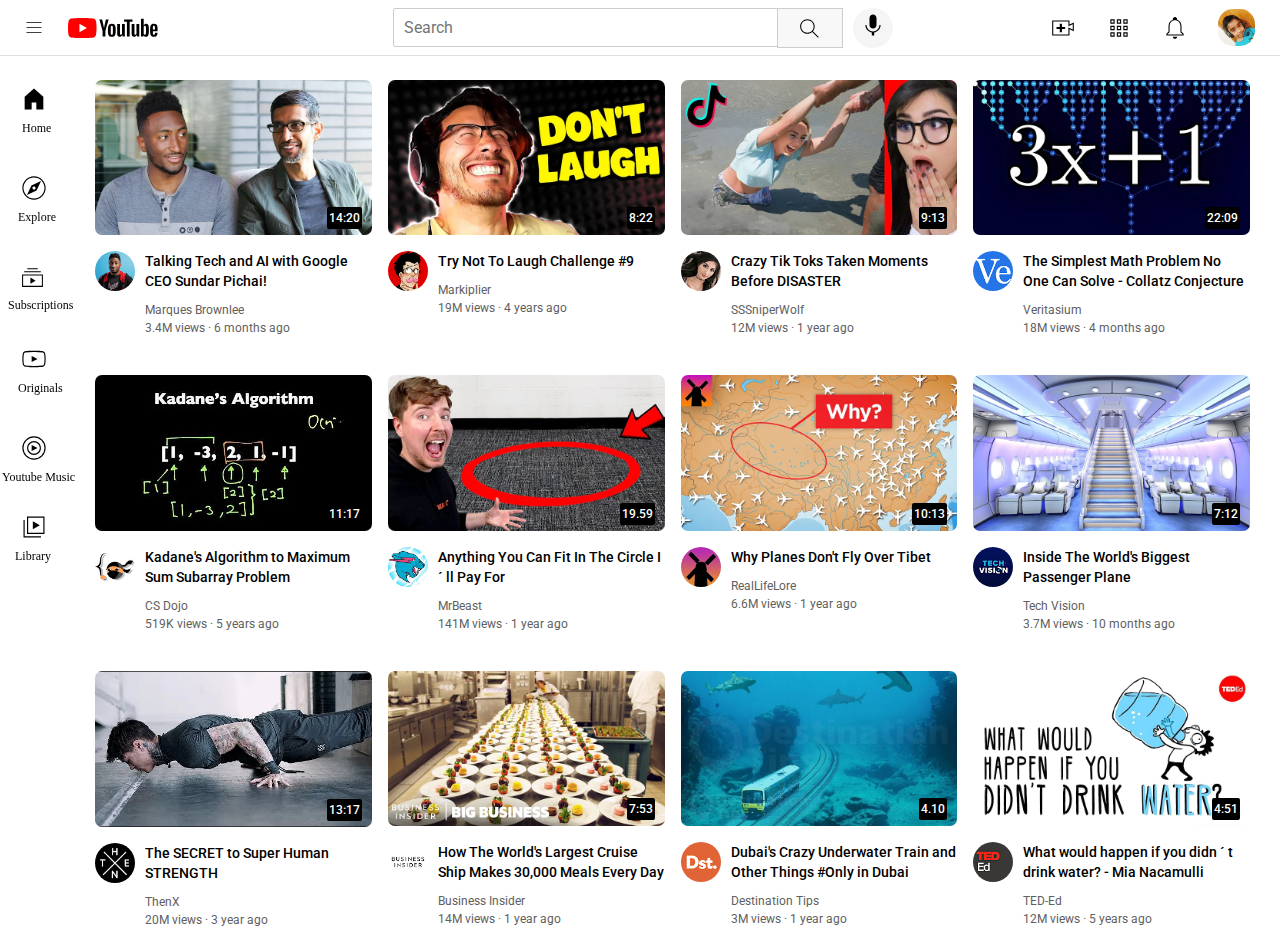
<file: index.html>
<!DOCTYPE html>
<html lang="en">
<head>
  <meta charset="UTF-8">
  <meta name="viewport" content="width=device-width, initial-scale=1.0">
  <title>YouTube Clone</title>
  <link rel="stylesheet" href="style.css">
  <link rel="preconnect" href="https://fonts.googleapis.com">
<link rel="preconnect" href="https://fonts.gstatic.com" crossorigin>
<link href="https://fonts.googleapis.com/css2?family=Roboto:wght@400;500;700&display=swap" rel="stylesheet">
</head>
<body>
  <!--HEADER SECTION START-->
  <div class="header">
    <div class="left-section">
      <img class="hamburger-menu" src="icon/hamburger-menu.svg" alt="">
      <img class="youtube-logo" src="icon/youtube-logo.svg" alt="">
    </div>
    <div class="middle-section">
      <input class="search-bar" type="text" placeholder="Search">
      <button class="search-button"><img class="search-icon" src="icon/search.svg" alt=""></button>
      <button class="voice-search-button"><img src="icon/voice-search-icon.svg"alt=""></button>      
    </div>
    <div class="right-section">
      <img class="youtube-upload" src="icon/upload.svg" alt="">
      <img class="youtube-app" src="icon/youtube-apps.svg" alt="">
      <img class="youtube-notification" src="icon/notifications.svg" alt="">
      <img class="current-user" src="profile-picture/unnamed (1).jpg" alt="">
    </div>
  </div>

  <!--HEADER SECTION END-->

  <!--SIDEBAR SECTION START-->
  <div class="sidebar">
    <div class="home-txt">
      <img class="home" src="sidebar-icon/home.svg" alt="">
      <div class="text-home">Home</div>
    </div>
    <div class="explore-txt">
      <img class="explore" src="sidebar-icon/explore.svg" alt="">
      <div class="text-explore">Explore</div>
    </div>
    <div class="subscriptions-txt">
      <img class="subscriptions" src="sidebar-icon/subscriptions.svg" alt="">
      <div class="text-subscription">Subscriptions</div>
    </div>
    <div class="originals-txt">
      <img class="originals" src="sidebar-icon/originals.svg" alt="">
      <div class="text-originals">Originals</div>
    </div>
    <div class="youtube-music-txt">
      <img class="youtube-music" src="sidebar-icon/youtube-music.svg" alt="">
      <div class="text-youtube-music">Youtube Music</div>
    </div>
    <div class="library-txt">
      <img class="library" src="sidebar-icon/library.svg" alt="">
      <div class="text-library">Library</div>
    </div>
  </div>


  <!--SIDEBAR SECTION END-->

  <!--BODY SECTION START-->
  <div class="video-grid">
    <div class="video-privew">
      <div class="thumbnail-row">
        <img class="thumbnail" src="thumbnail-pic/thumbnail-1.webp" alt="">
        <div class="video-time">14:20 </div>
      </div>
      <div class="video-info-grid">
        <div class="channel-picture">
          <img class="profile-picture" src="profile-picture/channel-1.jpeg" alt="">
        </div>
        <div class="video-info">
          <p class="video-title">
            Talking Tech and AI with Google CEO Sundar Pichai!
          </p>
          <p class="video-author">
            Marques Brownlee
          </p>
          <p class="video-stats">
            3.4M views &#183 6 months ago
          </p>
        </div>
      </div>
    </div>
    <div class="video-privew">
      <div class="thumbnail-row">
        <img class="thumbnail" src="thumbnail-pic/thumbnail-2.webp" alt="">
        <div class="video-time">8:22</div>
      </div>
      <div class="video-info-grid">
        <div class="channel-picture">
          <img class="profile-picture" src="profile-picture/channel-2.jpeg" alt="">
        </div>
        <div class="video-info">
          <p class="video-title">
            Try Not To Laugh Challenge #9
          </p>
          <p class="video-author">
            Markiplier
          </p>
          <p class="video-stats">
            19M views &#183 4 years ago
          </p>
        </div>
      </div>
    </div>
    <div class="video-privew">
      <div class="thumbnail-row">
        <img class="thumbnail" src="thumbnail-pic/thumbnail-3.webp" alt="">
        <div class="video-time">9:13</div>        
      </div>
      <div class="video-info-grid">
        <div class="channel-picture">
          <img class="profile-picture" src="profile-picture/channel-3.jpeg" alt="">
        </div>
        <div class="video-info">
          <p class="video-title">
            Crazy Tik Toks Taken Moments Before DISASTER
          </p>
          <p class="video-author">
            SSSniperWolf
          </p>
          <p class="video-stats">
            12M views &#183 1 year ago
          </p>
        </div>
      </div>
    </div>
    <div class="video-privew">
      <div class="thumbnail-row">
        <img class="thumbnail" src="thumbnail-pic/thumbnail-4.webp" alt="">
        <div class="video-time">22:09</div>        
      </div>
      <div class="video-info-grid">
        <div class="channel-picture">
          <img class="profile-picture" src="profile-picture/channel-4.jpeg" alt="">
        </div>
        <div class="video-info">
          <p class="video-title">
            The Simplest Math Problem No One Can Solve - Collatz Conjecture
          </p>
          <p class="video-author">
            Veritasium
          </p>
          <p class="video-stats">
            18M views &#183 4 months ago
          </p>
        </div>
      </div>
    </div>
    <div class="video-privew">
      <div class="thumbnail-row">
        <img class="thumbnail" src="thumbnail-pic/thumbnail-5.webp" alt="">
        <div class="video-time">11:17</div>        
      </div>
      <div class="video-info-grid">
        <div class="channel-picture">
          <img class="profile-picture" src="profile-picture/channel-5.jpeg" alt="">
        </div>
        <div class="video-info">
          <p class="video-title">
            Kadane's Algorithm to Maximum Sum Subarray Problem
          </p>
          <p class="video-author">
            CS Dojo
          </p>
          <p class="video-stats">
            519K views &#183 5 years ago
          </p>
        </div>
      </div>
    </div>
    <div class="video-privew">
      <div class="thumbnail-row">
        <img class="thumbnail" src="thumbnail-pic/thumbnail-6.webp" alt="">
        <div class="video-time">19.59</div>        
      </div>
      <div class="video-info-grid">
        <div class="channel-picture">
          <img class="profile-picture" src="profile-picture/channel-6.jpeg" alt="">
        </div>
        <div class="video-info">
          <p class="video-title">
            Anything You Can Fit In The Circle I &#180 ll Pay For
          </p>
          <p class="video-author">
            MrBeast
          </p>
          <p class="video-stats">
            141M views &#183 1 year ago
          </p>
        </div>
      </div>
    </div>
    <div class="video-privew">
      <div class="thumbnail-row">
        <img class="thumbnail" src="thumbnail-pic/thumbnail-7.webp" alt="">
        <div class="video-time">10:13</div>        
      </div>
      <div class="video-info-grid">
        <div class="channel-picture">
          <img class="profile-picture" src="profile-picture/channel-7.jpeg" alt="">
        </div>
        <div class="video-info">
          <p class="video-title">
            Why Planes Don't Fly Over Tibet
          </p>
          <p class="video-author">
            RealLifeLore
          </p>
          <p class="video-stats">
            6.6M views &#183 1 year ago
          </p>
        </div>
      </div>
    </div>
    <div class="video-privew">
      <div class="thumbnail-row">
        <img class="thumbnail" src="thumbnail-pic/thumbnail-8.webp" alt="">
        <div class="video-time">7:12</div>        
      </div>
      <div class="video-info-grid">
        <div class="channel-picture">
          <img class="profile-picture" src="profile-picture/channel-8.jpeg" alt="">
        </div>
        <div class="video-info">
          <p class="video-title">
            Inside The World's Biggest Passenger Plane
          </p>
          <p class="video-author">
            Tech Vision
          </p>
          <p class="video-stats">
            3.7M views &#183 10 months ago
          </p>
        </div>
      </div>
    </div>
    <div class="video-privew">
      <div class="thumbnail-row">
        <img class="thumbnail" src="thumbnail-pic/thumbnail-9.webp" alt="">
        <div class="video-time">13:17</div>        
      </div>
      <div class="video-info-grid">
        <div class="channel-picture">
          <img class="profile-picture" src="profile-picture/channel-9.jpeg" alt="">
        </div>
        <div class="video-info">
          <p class="video-title">
            The SECRET to Super Human STRENGTH
          </p>
          <p class="video-author">
            ThenX
          </p>
          <p class="video-stats">
            20M views &#183 3 year ago
          </p>
        </div>
      </div>
    </div>
    <div class="video-privew">
      <div class="thumbnail-row">
        <img class="thumbnail" src="thumbnail-pic/thumbnail-10.webp" alt="">
        <div class="video-time">7:53</div>        
      </div>
      <div class="video-info-grid">
        <div class="channel-picture">
          <img class="profile-picture" src="profile-picture/channel-10.jpeg" alt="">
        </div>
        <div class="video-info">
          <p class="video-title">
            How The World's Largest Cruise Ship Makes 30,000 Meals Every Day
          </p>
          <p class="video-author">
            Business Insider
          </p>
          <p class="video-stats">
            14M views &#183 1 year ago
          </p>
        </div>
      </div>
    </div>
    <div class="video-privew">
      <div class="thumbnail-row">
        <img class="thumbnail" src="thumbnail-pic/thumbnail-11.webp" alt="">
        <div class="video-time">4.10</div>        
      </div>
      <div class="video-info-grid">
        <div class="channel-picture">
          <img class="profile-picture" src="profile-picture/channel-11.jpeg" alt="">
        </div>
        <div class="video-info">
          <p class="video-title">
            Dubai's Crazy Underwater Train and Other Things #Only in Dubai
          </p>
          <p class="video-author">
            Destination Tips
          </p>
          <p class="video-stats">
            3M views &#183 1 year ago
          </p>
        </div>
      </div>
    </div>
    <div class="video-privew">
      <div class="thumbnail-row">
        <img class="thumbnail" src="thumbnail-pic/thumbnail-12.webp" alt="">
        <div class="video-time">4:51</div>        
      </div>
      <div class="video-info-grid">
        <div class="channel-picture">
          <img class="profile-picture" src="profile-picture/channel-12.jpeg" alt="">
        </div>
        <div class="video-info">
          <p class="video-title">
            What would happen if you didn &#180 t drink water? - Mia Nacamulli
          </p>
          <p class="video-author">
            TED-Ed
          </p>
          <p class="video-stats">
            12M views &#183 5 years ago
          </p>
        </div>
      </div>
    </div>
  </div>
  <!--BODY SECTION END-->
</body>
</html>
</file>
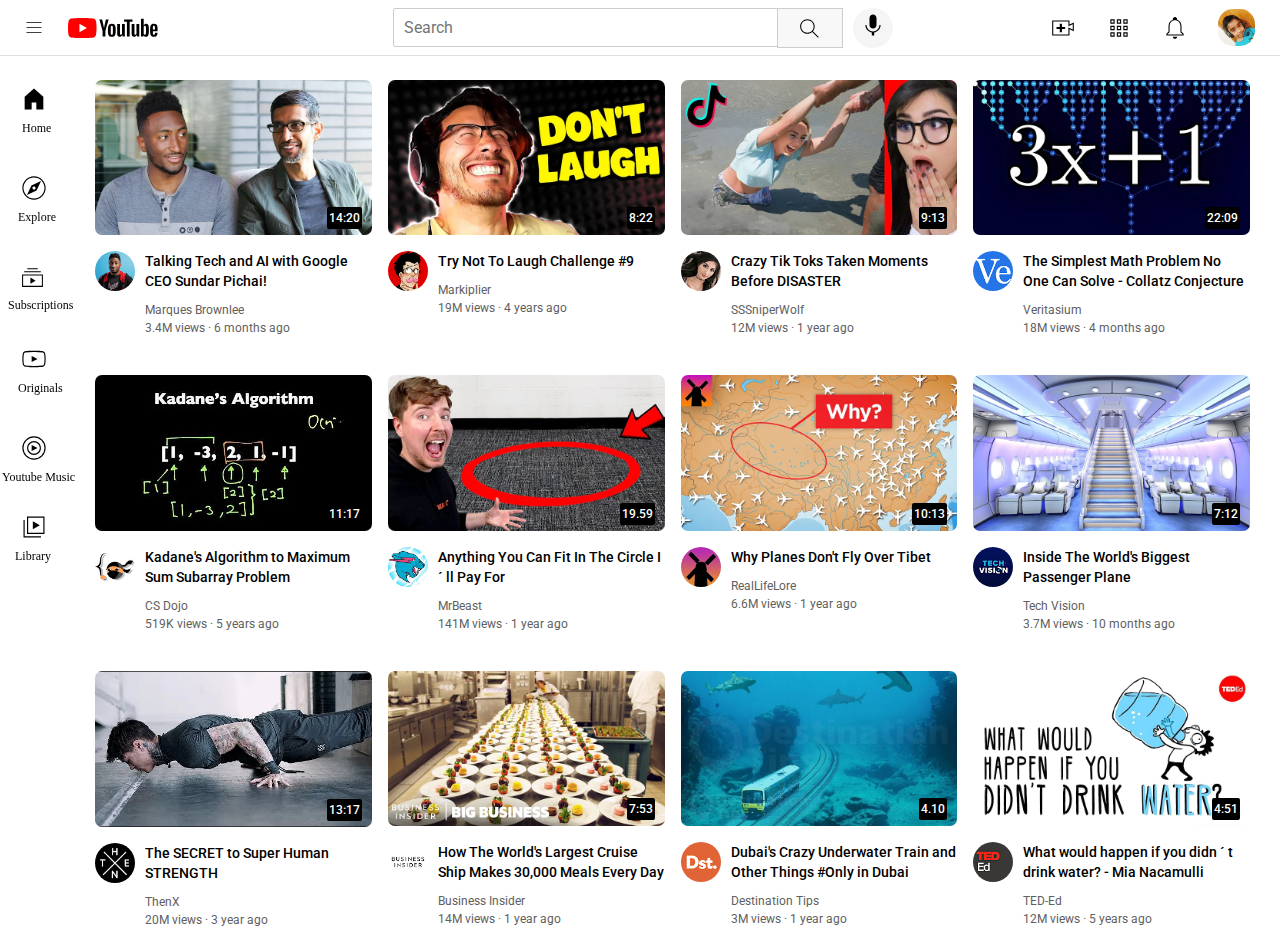
<file: main.html>
<!DOCTYPE html>
<html lang="en">
<head>
  <meta charset="UTF-8">
  <meta name="viewport" content="width=device-width, initial-scale=1.0">
  <title>YouTube Clone</title>
  <link rel="stylesheet" href="style.css">
  <link rel="preconnect" href="https://fonts.googleapis.com">
<link rel="preconnect" href="https://fonts.gstatic.com" crossorigin>
<link href="https://fonts.googleapis.com/css2?family=Roboto:wght@400;500;700&display=swap" rel="stylesheet">
</head>
<body>
  <!--HEADER SECTION START-->
  <div class="header">
    <div class="left-section">
      <img class="hamburger-menu" src="icon/hamburger-menu.svg" alt="">
      <img class="youtube-logo" src="icon/youtube-logo.svg" alt="">
    </div>
    <div class="middle-section">
      <input class="search-bar" type="text" placeholder="Search">
      <button class="search-button"><img class="search-icon" src="icon/search.svg" alt=""></button>
      <button class="voice-search-button"><img src="icon/voice-search-icon.svg"alt=""></button>      
    </div>
    <div class="right-section">
      <img class="youtube-upload" src="icon/upload.svg" alt="">
      <img class="youtube-app" src="icon/youtube-apps.svg" alt="">
      <img class="youtube-notification" src="icon/notifications.svg" alt="">
      <img class="current-user" src="profile-picture/unnamed (1).jpg" alt="">
    </div>
  </div>

  <!--HEADER SECTION END-->

  <!--SIDEBAR SECTION START-->
  <div class="sidebar">
    <div class="home-txt">
      <img class="home" src="sidebar-icon/home.svg" alt="">
      <div class="text-home">Home</div>
    </div>
    <div class="explore-txt">
      <img class="explore" src="sidebar-icon/explore.svg" alt="">
      <div class="text-explore">Explore</div>
    </div>
    <div class="subscriptions-txt">
      <img class="subscriptions" src="sidebar-icon/subscriptions.svg" alt="">
      <div class="text-subscription">Subscriptions</div>
    </div>
    <div class="originals-txt">
      <img class="originals" src="sidebar-icon/originals.svg" alt="">
      <div class="text-originals">Originals</div>
    </div>
    <div class="youtube-music-txt">
      <img class="youtube-music" src="sidebar-icon/youtube-music.svg" alt="">
      <div class="text-youtube-music">Youtube Music</div>
    </div>
    <div class="library-txt">
      <img class="library" src="sidebar-icon/library.svg" alt="">
      <div class="text-library">Library</div>
    </div>
  </div>


  <!--SIDEBAR SECTION END-->

  <!--BODY SECTION START-->
  <div class="video-grid">
    <div class="video-privew">
      <div class="thumbnail-row">
        <img class="thumbnail" src="thumbnail-pic/thumbnail-1.webp" alt="">
        <div class="video-time">14:20 </div>
      </div>
      <div class="video-info-grid">
        <div class="channel-picture">
          <img class="profile-picture" src="profile-picture/channel-1.jpeg" alt="">
        </div>
        <div class="video-info">
          <p class="video-title">
            Talking Tech and AI with Google CEO Sundar Pichai!
          </p>
          <p class="video-author">
            Marques Brownlee
          </p>
          <p class="video-stats">
            3.4M views &#183 6 months ago
          </p>
        </div>
      </div>
    </div>
    <div class="video-privew">
      <div class="thumbnail-row">
        <img class="thumbnail" src="thumbnail-pic/thumbnail-2.webp" alt="">
        <div class="video-time">8:22</div>
      </div>
      <div class="video-info-grid">
        <div class="channel-picture">
          <img class="profile-picture" src="profile-picture/channel-2.jpeg" alt="">
        </div>
        <div class="video-info">
          <p class="video-title">
            Try Not To Laugh Challenge #9
          </p>
          <p class="video-author">
            Markiplier
          </p>
          <p class="video-stats">
            19M views &#183 4 years ago
          </p>
        </div>
      </div>
    </div>
    <div class="video-privew">
      <div class="thumbnail-row">
        <img class="thumbnail" src="thumbnail-pic/thumbnail-3.webp" alt="">
        <div class="video-time">9:13</div>        
      </div>
      <div class="video-info-grid">
        <div class="channel-picture">
          <img class="profile-picture" src="profile-picture/channel-3.jpeg" alt="">
        </div>
        <div class="video-info">
          <p class="video-title">
            Crazy Tik Toks Taken Moments Before DISASTER
          </p>
          <p class="video-author">
            SSSniperWolf
          </p>
          <p class="video-stats">
            12M views &#183 1 year ago
          </p>
        </div>
      </div>
    </div>
    <div class="video-privew">
      <div class="thumbnail-row">
        <img class="thumbnail" src="thumbnail-pic/thumbnail-4.webp" alt="">
        <div class="video-time">22:09</div>        
      </div>
      <div class="video-info-grid">
        <div class="channel-picture">
          <img class="profile-picture" src="profile-picture/channel-4.jpeg" alt="">
        </div>
        <div class="video-info">
          <p class="video-title">
            The Simplest Math Problem No One Can Solve - Collatz Conjecture
          </p>
          <p class="video-author">
            Veritasium
          </p>
          <p class="video-stats">
            18M views &#183 4 months ago
          </p>
        </div>
      </div>
    </div>
    <div class="video-privew">
      <div class="thumbnail-row">
        <img class="thumbnail" src="thumbnail-pic/thumbnail-5.webp" alt="">
        <div class="video-time">11:17</div>        
      </div>
      <div class="video-info-grid">
        <div class="channel-picture">
          <img class="profile-picture" src="profile-picture/channel-5.jpeg" alt="">
        </div>
        <div class="video-info">
          <p class="video-title">
            Kadane's Algorithm to Maximum Sum Subarray Problem
          </p>
          <p class="video-author">
            CS Dojo
          </p>
          <p class="video-stats">
            519K views &#183 5 years ago
          </p>
        </div>
      </div>
    </div>
    <div class="video-privew">
      <div class="thumbnail-row">
        <img class="thumbnail" src="thumbnail-pic/thumbnail-6.webp" alt="">
        <div class="video-time">19.59</div>        
      </div>
      <div class="video-info-grid">
        <div class="channel-picture">
          <img class="profile-picture" src="profile-picture/channel-6.jpeg" alt="">
        </div>
        <div class="video-info">
          <p class="video-title">
            Anything You Can Fit In The Circle I &#180 ll Pay For
          </p>
          <p class="video-author">
            MrBeast
          </p>
          <p class="video-stats">
            141M views &#183 1 year ago
          </p>
        </div>
      </div>
    </div>
    <div class="video-privew">
      <div class="thumbnail-row">
        <img class="thumbnail" src="thumbnail-pic/thumbnail-7.webp" alt="">
        <div class="video-time">10:13</div>        
      </div>
      <div class="video-info-grid">
        <div class="channel-picture">
          <img class="profile-picture" src="profile-picture/channel-7.jpeg" alt="">
        </div>
        <div class="video-info">
          <p class="video-title">
            Why Planes Don't Fly Over Tibet
          </p>
          <p class="video-author">
            RealLifeLore
          </p>
          <p class="video-stats">
            6.6M views &#183 1 year ago
          </p>
        </div>
      </div>
    </div>
    <div class="video-privew">
      <div class="thumbnail-row">
        <img class="thumbnail" src="thumbnail-pic/thumbnail-8.webp" alt="">
        <div class="video-time">7:12</div>        
      </div>
      <div class="video-info-grid">
        <div class="channel-picture">
          <img class="profile-picture" src="profile-picture/channel-8.jpeg" alt="">
        </div>
        <div class="video-info">
          <p class="video-title">
            Inside The World's Biggest Passenger Plane
          </p>
          <p class="video-author">
            Tech Vision
          </p>
          <p class="video-stats">
            3.7M views &#183 10 months ago
          </p>
        </div>
      </div>
    </div>
    <div class="video-privew">
      <div class="thumbnail-row">
        <img class="thumbnail" src="thumbnail-pic/thumbnail-9.webp" alt="">
        <div class="video-time">13:17</div>        
      </div>
      <div class="video-info-grid">
        <div class="channel-picture">
          <img class="profile-picture" src="profile-picture/channel-9.jpeg" alt="">
        </div>
        <div class="video-info">
          <p class="video-title">
            The SECRET to Super Human STRENGTH
          </p>
          <p class="video-author">
            ThenX
          </p>
          <p class="video-stats">
            20M views &#183 3 year ago
          </p>
        </div>
      </div>
    </div>
    <div class="video-privew">
      <div class="thumbnail-row">
        <img class="thumbnail" src="thumbnail-pic/thumbnail-10.webp" alt="">
        <div class="video-time">7:53</div>        
      </div>
      <div class="video-info-grid">
        <div class="channel-picture">
          <img class="profile-picture" src="profile-picture/channel-10.jpeg" alt="">
        </div>
        <div class="video-info">
          <p class="video-title">
            How The World's Largest Cruise Ship Makes 30,000 Meals Every Day
          </p>
          <p class="video-author">
            Business Insider
          </p>
          <p class="video-stats">
            14M views &#183 1 year ago
          </p>
        </div>
      </div>
    </div>
    <div class="video-privew">
      <div class="thumbnail-row">
        <img class="thumbnail" src="thumbnail-pic/thumbnail-11.webp" alt="">
        <div class="video-time">4.10</div>        
      </div>
      <div class="video-info-grid">
        <div class="channel-picture">
          <img class="profile-picture" src="profile-picture/channel-11.jpeg" alt="">
        </div>
        <div class="video-info">
          <p class="video-title">
            Dubai's Crazy Underwater Train and Other Things #Only in Dubai
          </p>
          <p class="video-author">
            Destination Tips
          </p>
          <p class="video-stats">
            3M views &#183 1 year ago
          </p>
        </div>
      </div>
    </div>
    <div class="video-privew">
      <div class="thumbnail-row">
        <img class="thumbnail" src="thumbnail-pic/thumbnail-12.webp" alt="">
        <div class="video-time">4:51</div>        
      </div>
      <div class="video-info-grid">
        <div class="channel-picture">
          <img class="profile-picture" src="profile-picture/channel-12.jpeg" alt="">
        </div>
        <div class="video-info">
          <p class="video-title">
            What would happen if you didn &#180 t drink water? - Mia Nacamulli
          </p>
          <p class="video-author">
            TED-Ed
          </p>
          <p class="video-stats">
            12M views &#183 5 years ago
          </p>
        </div>
      </div>
    </div>
  </div>
  <!--BODY SECTION END-->
</body>
</html>
</file>
<file: style.css>
/*GENERAL CSS START=========*/
p{
  font-family: Roboto,Arial;
  margin-top: 0;
  margin-bottom: 0;
}

body{
  margin: 0;
  padding-top: 80px;
  padding-left: 95px;
  margin-right: 30px;
}

/*GENERAL CSS END===========*/

/*HEADER SECTION START======*/

.header{
  height: 55px;
  display: flex;
  flex-direction: row;
  justify-content: space-between;
  position: fixed;
  top: 0;
  right: 0;
  left: 0;
  background-color: white;
  border-bottom: 1px solid rgb(224, 224, 224);
  z-index: 100;
}

.left-section{
  width: 200px;
  align-items: center;
  display: flex;
}

.hamburger-menu{
  height: 20px;
  margin-right: 24px;
  margin-left: 24px;
  cursor: pointer;
}

.youtube-logo{
  height: 20px;
  cursor: pointer;
}

.middle-section{
  flex: 1;
  margin-left: 70px;
  margin-right: 35px;
  max-width: 500px;
  display: flex;
  align-items: center;
}

.search-bar{
  flex: 1;
  height: 35px;
  font-size: 16px;
  padding-left: 10px;
  border: 1px solid rgb(206, 205, 205);
  border-radius: 2px;
  box-shadow: inset 1px 2px 3px rgb(0, 0, 0, ,0.05);
  width: 0;
}

.search-bar::placeholder{
  font-family: Roboto,Arial;
  font-size: 16px;
}

.search-button{
  height: 40px;
  width: 66px;
  border: 1px solid rgb(206, 205, 205) ;
  background-color: rgb(248, 248, 248);
  margin-left: -1px;
  margin-right: 10px;
  cursor: pointer;
}

.search-icon{
  height: 25px;
  margin-top: 4px;
}

.voice-search-button{
  height: 40px;
  width: 40px;
  border-radius: 20px;
  border: none;
  background-color: rgb(245, 245, 245);
  font-size: 20px;
  cursor: pointer;
}

.right-section{
  width: 230px;
  display: flex;
  align-items: center;
  justify-content: space-between;
  flex-shrink: 0;
}

.youtube-upload{
  height: 26px;
  cursor: pointer;
}

.youtube-app{
  height: 26px;
  cursor: pointer;
}

.youtube-notification{
  height: 26px;
  cursor: pointer;
}

.current-user{
  height: 37px;
  border-radius: 15px;
  margin-right: 25px;
  cursor: pointer;
}

/*HEADER SECTION END========*/

/*SIDEBAR SECTION START=====*/
.sidebar{
  position: fixed;
  left: 0;
  bottom: 0;
  top: 55px;
  width: 72px;
  display: flex;
  flex-direction: column;
  flex-shrink: 0;
  width: 80px;
}

.home{
  width: 28px;
  padding-left: 20px;
  padding-top: 30px;
}
.explore{
  width: 28px;
  padding-left: 20px;
  padding-top: 28px;
}
.subscriptions{
  width: 25px;
  padding-left: 20px;
  padding-top: 28px;
}
.originals{
  width: 28px;
  padding-left: 20px;
  padding-top: 28px;
}
.youtube-music{
  width: 28px;
  padding-left: 20px;
  padding-top: 28px;
}
.library{
  width: 28px;
  padding-left: 20px;
  padding-top: 28px;
}

.text-home{
  font-size: 12px;
  padding-left:22px ;
  padding-bottom: 10px;
  padding-top: 4px;
}
.text-explore{
  font-size: 12px;
  padding-left:18px ;
  padding-bottom: 12px;
  padding-top: 4px;
}
.text-subscription{
  font-size: 12px;
  padding-left:8px ;
  padding-bottom: 4px;
  padding-top: 4px;
}
.text-originals{
  font-size: 12px;
  padding-left:18px ;
  padding-bottom: 10px;
  padding-top: 4px;
}
.text-youtube-music{
  font-size: 12px;
  padding-left:2px ;
  padding-top: 4px;
}
.text-library{
  font-size: 12px;
  padding-left:15px ;
  padding-top: 4px;
}

.home-txt:hover{
  background-color: rgb(207, 207, 207);
}
.home-txt:active{
  background-color: rgb(216, 216, 216);
}
.home-txt{
  cursor: pointer;
}

.explore-txt:hover{
  background-color: rgb(207, 207, 207);
}
.explore-txt:active{
  background-color: rgb(216, 216, 216);
}
.explore-txt{
  cursor: pointer;
}

.subscriptions-txt:hover{
  background-color: rgb(207, 207, 207);
}
.subscriptions-txt:active{
  background-color: rgb(216, 216, 216);
}
.subscriptions-txt{
  cursor: pointer;
}

.originals-txt:hover{
  background-color: rgb(207, 207, 207);
}
.originals-txt:active{
  background-color: rgb(216, 216, 216);
}
.originals-txt{
  cursor: pointer;
}

.youtube-music-txt:hover{
  background-color: rgb(207, 207, 207);
}
.youtube-music-txt:active{
  background-color: rgb(216, 216, 216);
}
.youtube-music-txt{
  cursor: pointer;
}

.library-txt:hover{
  background-color: rgb(207, 207, 207);
}
.library-txt:active{
  background-color: rgb(216, 216, 216);
}
.library-txt{
  cursor: pointer;
}



/*SIDEBAR SECTION END======*/

/*BODY STYLE START==========*/

.video-grid{
  display: grid;
  grid-template-columns: 1fr 1fr 1fr;
  column-gap: 16px;
  row-gap: 40px;
}

@media (max-width:750px){
  .video-grid{
    grid-template-columns: 1fr 1fr;
  }
}


@media (min-width:1000px){
  .video-grid{
    grid-template-columns: 1fr 1fr 1fr 1fr;
  }
}


.thumbnail-row{
  margin-bottom: 12px;
  position: relative;
}

.thumbnail{
  width: 100%;
  border-radius: 7px;
  cursor: pointer;
}

.video-time{
  position: absolute;
  background-color: black;
  color: white;
  bottom: 10px;
  right: 10px;
  font-family: Roboto, Arial;
  font-size: 12px;
  font-weight: 500;
  padding: 4px 2px;
  border-radius: 2px;
}

.video-info-grid{
  display: grid;
  grid-template-columns: 50px 1fr;
}

.profile-picture{
  width: 40px;
  border-radius: 50%;
  cursor: pointer;
}

.video-title{
margin-top: 0;
font-size: 14px;
font-weight: 500;
line-height: 20px;
margin-bottom: 12px;
cursor: pointer;
}

.video-author,.video-stats{
  font-size: 12px;
  color: rgb(96, 96, 96);
  cursor: pointer;
}

.video-author{
  margin-bottom: 4px;
  cursor: pointer;
}
/*BODY STYLE END===========*/
</file>
